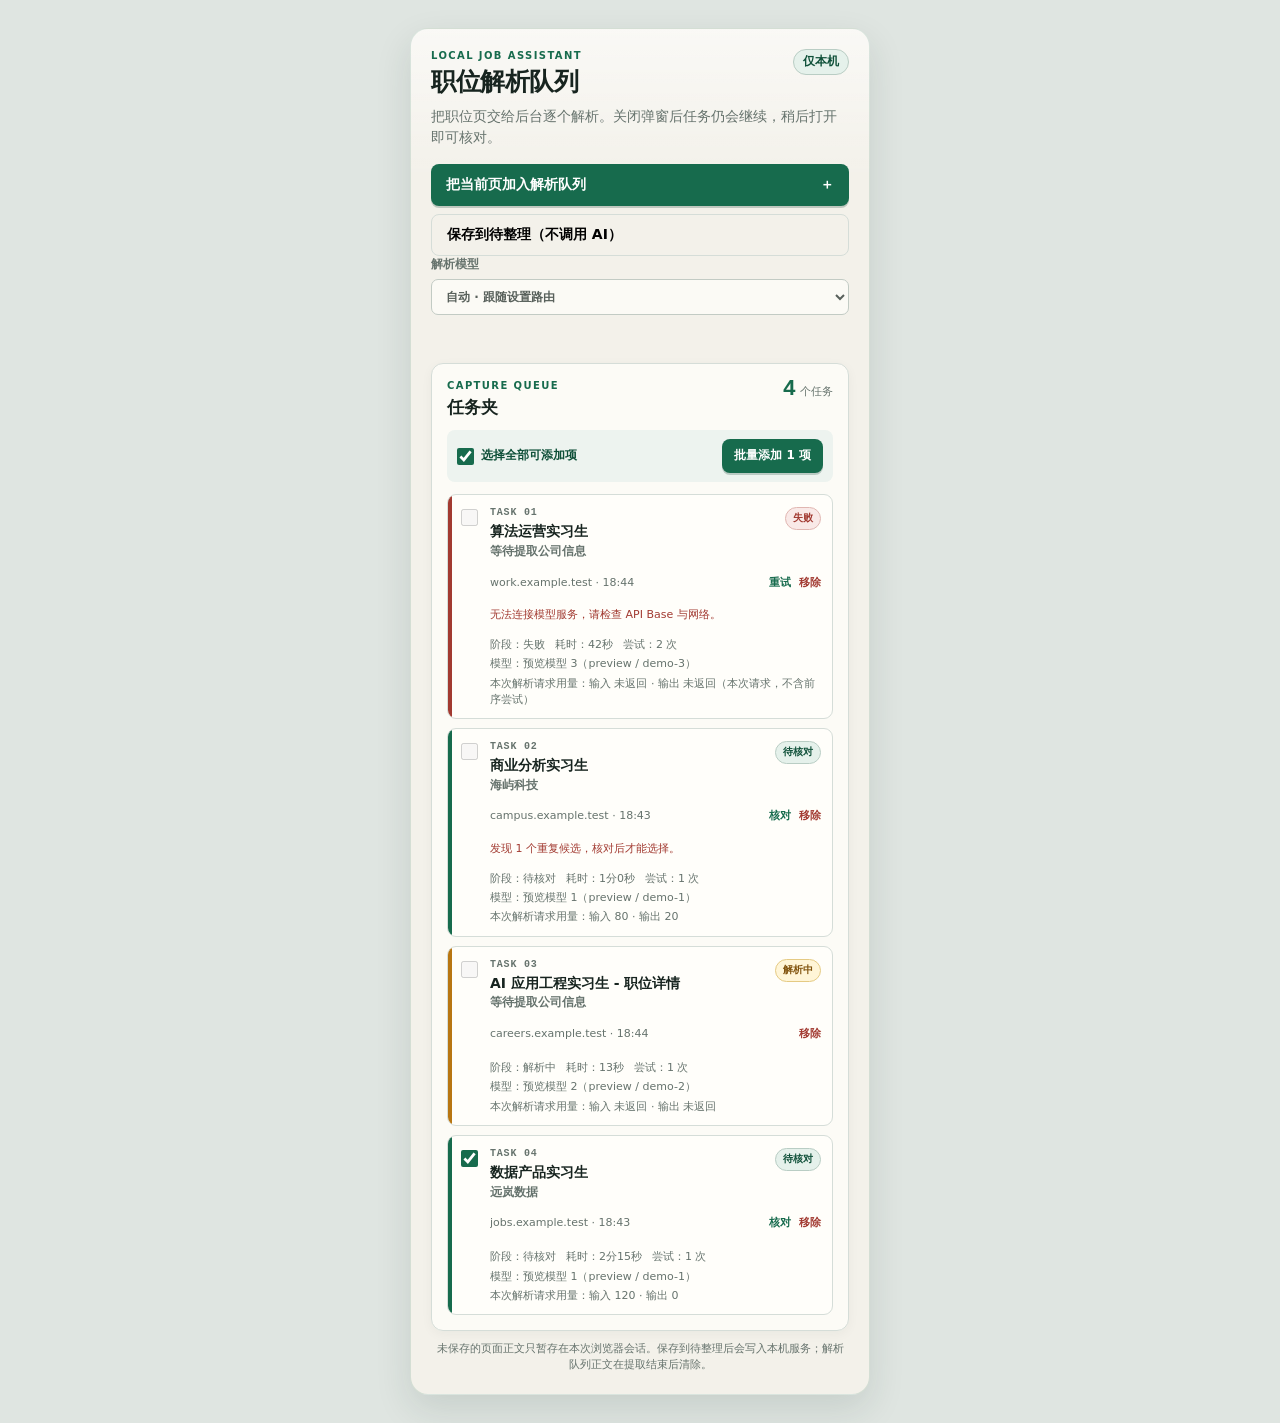
<file: extension/popup.html>
<!doctype html>
<html lang="zh-CN">
<head>
  <meta charset="utf-8">
  <meta name="viewport" content="width=device-width, initial-scale=1">
  <title>职位解析队列</title>
  <link rel="stylesheet" href="popup.css">
</head>
<body>
  <main>
    <header class="masthead">
      <div>
        <p class="eyebrow">LOCAL JOB ASSISTANT</p>
        <h1>职位解析队列</h1>
      </div>
      <span class="local-badge">仅本机</span>
    </header>

    <section id="queue-view">
      <p class="intro">把职位页交给后台逐个解析。关闭弹窗后任务仍会继续，稍后打开即可核对。</p>
      <button id="extract" class="primary wide" type="button">
        <span>把当前页加入解析队列</span>
        <span aria-hidden="true">＋</span>
      </button>
      <button id="save-draft" class="quiet wide" type="button">保存到待整理（不调用 AI）</button>
      <button id="retry-draft-save" class="quiet wide" type="button" hidden>重试保存待处理捕获</button>
      <button id="discard-draft-save" class="quiet wide danger-text" type="button" hidden>放弃全部待保存捕获</button>
      <label class="model-picker" for="model-select">解析模型
        <select id="model-select"><option value="">自动 · 跟随设置路由</option></select>
      </label>
      <p id="status" class="status" role="status" aria-live="polite" tabindex="-1"></p>

      <section class="queue-panel" aria-labelledby="queue-title">
        <header class="queue-heading">
          <div>
            <p class="eyebrow">CAPTURE QUEUE</p>
            <h2 id="queue-title">任务夹</h2>
          </div>
          <div class="queue-metric" aria-live="polite">
            <strong id="queue-count">0</strong>
            <span>个任务</span>
          </div>
        </header>

        <div id="batch-toolbar" class="batch-toolbar" hidden>
          <label class="select-all" for="select-all">
            <input id="select-all" type="checkbox">
            <span>选择全部可添加项</span>
          </label>
          <button id="batch-confirm" class="compact primary" type="button">批量添加</button>
        </div>

        <div id="task-list" class="task-list" aria-live="polite"></div>
        <div id="empty-queue" class="empty-queue">
          <span class="empty-mark" aria-hidden="true">＋</span>
          <strong>任务夹还是空的</strong>
          <p>打开一个招聘页面，把它加入队列。</p>
        </div>
      </section>

      <p class="privacy-note">未保存的页面正文只暂存在本次浏览器会话。保存到待整理后会写入本机服务；解析队列正文在提取结束后清除。</p>
    </section>

    <section id="review-view" hidden>
      <button id="back-to-queue" class="back-button" type="button">← 返回任务夹</button>
      <p id="review-status" class="status" role="status" aria-live="polite"></p>

      <form id="job-form">
        <div class="review-heading">
          <div>
            <p class="eyebrow">REVIEW TASK</p>
            <h2>核对提取结果</h2>
            <p id="review-source" class="review-source"></p>
          </div>
          <span id="confidence" class="confidence" hidden></span>
        </div>
        <section id="review-telemetry" class="telemetry-panel" aria-label="解析任务信息">
          <div><span>阶段</span><strong id="review-stage">未开始</strong></div>
          <div><span>耗时</span><strong id="review-duration">未开始</strong></div>
          <div><span>尝试次数</span><strong id="review-attempts">0 次</strong></div>
          <div class="telemetry-wide"><span>当前/最终模型</span><strong id="review-model">后端自动选择</strong></div>
          <div class="telemetry-wide"><span>本次解析请求用量</span><strong>输入 <b id="review-prompt-tokens">未返回</b> · 输出 <b id="review-completion-tokens">未返回</b> <em id="review-usage-note"></em></strong></div>
        </section>

        <div id="warnings" class="warning-panel" hidden>
          <strong>需要留意</strong>
          <ul id="warning-list"></ul>
        </div>

        <label for="company_name">公司名称</label>
        <input id="company_name" name="company_name" maxlength="200" required>

        <label for="title">职位名称</label>
        <input id="title" name="title" maxlength="300" required>

        <div class="field-grid">
          <div>
            <label for="location">地点</label>
            <input id="location" name="location" maxlength="300">
          </div>
          <div>
            <label for="employment_type">用工类型</label>
            <input id="employment_type" name="employment_type" maxlength="100">
          </div>
        </div>

        <label for="job_category">岗位类别</label>
        <select id="job_category" name="job_category">
          <option value="">自动识别</option>
          <option>数据分析</option>
          <option>运营</option>
          <option>产品</option>
          <option>AI/算法</option>
          <option>技术研发</option>
          <option>市场/销售</option>
          <option>财务/金融</option>
          <option>咨询/战略</option>
          <option>供应链/制造</option>
          <option>职能/支持</option>
          <option>其他</option>
        </select>

        <label for="published_at">岗位发布时间</label>
        <input id="published_at" name="published_at" type="date">

        <label for="description">职位描述</label>
        <textarea id="description" name="description" maxlength="50000" rows="5"></textarea>

        <label for="source_website">来源网站</label>
        <input id="source_website" name="source_website" maxlength="200">

        <label for="source_url">来源地址</label>
        <input id="source_url" name="source_url" readonly>

        <div class="divider"></div>

        <label for="application_status">申请状态</label>
        <select id="application_status" name="application_status">
          <option>收藏</option>
          <option>待投递</option>
          <option>已投递</option>
          <option>测评</option>
          <option>笔试</option>
          <option>一面</option>
          <option>二面</option>
          <option>HR面</option>
          <option>Offer</option>
          <option>拒绝</option>
          <option>放弃</option>
        </select>

        <label for="notes">备注</label>
        <textarea id="notes" name="notes" maxlength="10000" rows="3"></textarea>

        <section id="duplicates" class="duplicate-panel" hidden>
          <h3>发现可能重复的职位</h3>
          <ul id="duplicate-list"></ul>
          <label class="checkbox-row" for="allow_duplicate">
            <input type="checkbox" id="allow_duplicate">
            <span>我已核对，仍然添加</span>
          </label>
        </section>

        <div class="review-actions">
          <button id="confirm" class="primary" type="submit">添加这一项</button>
          <button id="remove-current" class="quiet danger-text" type="button">移除任务</button>
        </div>
        <p class="autosave-note">修改会自动保存在任务夹中。</p>
      </form>
    </section>
  </main>
  <dialog id="confirm-dialog" aria-labelledby="confirm-dialog-text">
    <p id="confirm-dialog-text"></p>
    <div class="confirm-actions">
      <button id="confirm-cancel" class="quiet" type="button">取消</button>
      <button id="confirm-accept" class="primary compact" type="button">确认</button>
    </div>
  </dialog>
  <script src="preview.js"></script>
  <script src="popup.js"></script>
</body>
</html>
</file>
<file: extension/popup.css>
:root {
  color-scheme: light;
  --ink: #17241f;
  --muted: #66736d;
  --line: #d5ddd8;
  --paper: #f3f1ea;
  --surface: #fffefa;
  --forest: #176b4d;
  --forest-dark: #0f5039;
  --forest-soft: #e5f1eb;
  --amber: #b87612;
  --amber-bg: #fff5d7;
  --amber-line: #e6c466;
  --blue: #356e80;
  --danger: #a23a31;
  --shadow: 0 14px 36px rgba(24, 48, 39, .12);
}

* { box-sizing: border-box; }

html { background: #dfe5e1; }

body {
  width: 460px;
  min-width: 460px;
  margin: 0;
  background:
    linear-gradient(180deg, rgba(255, 255, 255, .56), transparent 150px),
    var(--paper);
  color: var(--ink);
  font: 14px/1.48 system-ui, -apple-system, "Segoe UI", "Microsoft YaHei", sans-serif;
}

body.preview-mode {
  margin: 28px auto;
  border: 1px solid rgba(23, 107, 77, .14);
  border-radius: 18px;
  box-shadow: var(--shadow);
  overflow: hidden;
}

main { padding: 20px; }

.masthead,
.review-heading,
.queue-heading {
  display: flex;
  align-items: flex-start;
  justify-content: space-between;
  gap: 16px;
}

.eyebrow {
  margin: 0 0 3px;
  color: var(--forest);
  font-size: 10px;
  font-weight: 850;
  letter-spacing: .14em;
}

h1,
h2,
h3 { margin: 0; line-height: 1.18; }
h1 { font-family: Georgia, "Noto Serif SC", serif; font-size: 25px; letter-spacing: -.02em; }
h2 { font-size: 17px; }
h3 { font-size: 14px; }

.intro { margin: 10px 0 16px; color: var(--muted); }

.model-picker {
  display: grid;
  gap: 6px;
  margin: 0 0 14px;
  font-size: 12px;
  font-weight: 600;
  color: var(--muted);
}

.local-badge,
.confidence,
.task-state {
  display: inline-flex;
  align-items: center;
  min-height: 26px;
  padding: 3px 9px;
  border: 1px solid #b9cdc4;
  border-radius: 999px;
  background: var(--forest-soft);
  color: var(--forest-dark);
  font-size: 12px;
  font-weight: 750;
  white-space: nowrap;
}

button,
input,
textarea,
select { font: inherit; }

button {
  min-height: 42px;
  border: 0;
  border-radius: 8px;
  cursor: pointer;
  font-weight: 750;
}

button:disabled { cursor: not-allowed; opacity: .58; }

.primary {
  background: var(--forest);
  color: #fff;
  box-shadow: 0 2px 0 rgba(7, 55, 38, .22);
}

.primary:hover:not(:disabled) { background: var(--forest-dark); }
.wide { display: flex; width: 100%; align-items: center; justify-content: space-between; padding: 0 15px; }
#save-draft, #retry-draft-save, #discard-draft-save { margin-top: 8px; }
.compact { min-height: 34px; padding: 6px 12px; font-size: 12px; }
.quiet { border: 1px solid var(--line); background: transparent; box-shadow: none; }
.danger-text { color: var(--danger); }

.status {
  min-height: 21px;
  margin: 9px 0 0;
  color: var(--muted);
  font-size: 13px;
}

.status.error { color: var(--danger); }
.status.success { color: var(--forest-dark); }
#review-status:empty { display: none; }

.queue-panel {
  margin-top: 13px;
  padding: 15px;
  border: 1px solid var(--line);
  border-radius: 12px;
  background: rgba(255, 254, 250, .78);
  box-shadow: 0 3px 12px rgba(30, 49, 41, .045);
}

.queue-metric {
  display: grid;
  grid-template-columns: auto auto;
  align-items: baseline;
  gap: 4px;
  color: var(--muted);
  font-size: 11px;
}

.queue-metric strong {
  color: var(--forest);
  font: 800 22px/1 ui-monospace, "Cascadia Mono", monospace;
}

.batch-toolbar {
  display: flex;
  align-items: center;
  justify-content: space-between;
  gap: 10px;
  margin-top: 13px;
  padding: 9px 10px;
  border-radius: 8px;
  background: #edf3ef;
}

.select-all {
  display: flex;
  align-items: center;
  gap: 7px;
  margin: 0;
  color: var(--forest-dark);
  font-size: 12px;
  font-weight: 700;
}

.select-all input,
.task-select,
.checkbox-row input {
  width: 17px;
  height: 17px;
  margin: 0;
  accent-color: var(--forest);
}

.task-list {
  display: grid;
  gap: 9px;
  margin-top: 12px;
}

.task-card {
  position: relative;
  display: grid;
  grid-template-columns: 20px minmax(0, 1fr) auto;
  gap: 9px;
  padding: 12px 11px 10px 13px;
  overflow: hidden;
  border: 1px solid var(--line);
  border-radius: 9px;
  background: var(--surface);
}

.task-card::before {
  position: absolute;
  inset: 0 auto 0 0;
  width: 4px;
  background: var(--line);
  content: "";
}

.task-card[data-status="review"]::before { background: var(--forest); }
.task-card[data-status="queued"]::before,
.task-card[data-status="extracting"]::before,
.task-card[data-status="confirm_queued"]::before,
.task-card[data-status="confirming"]::before { background: var(--amber); }
.task-card[data-status="added"]::before { background: var(--blue); }
.task-card[data-status="failed"]::before { background: var(--danger); }

.task-select { align-self: start; margin-top: 2px; }

.task-main { min-width: 0; }

.task-open {
  display: block;
  width: 100%;
  min-height: 0;
  padding: 0;
  border-radius: 3px;
  background: transparent;
  color: inherit;
  text-align: left;
}

.task-open:disabled { cursor: default; opacity: 1; }

.task-kicker {
  display: block;
  margin-bottom: 2px;
  color: var(--muted);
  font: 700 10px/1.2 ui-monospace, "Cascadia Mono", monospace;
  letter-spacing: .08em;
}

.task-title,
.task-company {
  display: block;
  overflow: hidden;
  text-overflow: ellipsis;
  white-space: nowrap;
}

.task-title { font-weight: 780; }
.task-company { margin-top: 1px; color: var(--muted); font-size: 12px; }

.task-state {
  align-self: start;
  min-height: 23px;
  padding: 2px 7px;
  font-size: 10px;
}

.task-card[data-status="queued"] .task-state,
.task-card[data-status="extracting"] .task-state,
.task-card[data-status="confirm_queued"] .task-state,
.task-card[data-status="confirming"] .task-state {
  border-color: #e5ca83;
  background: var(--amber-bg);
  color: #80520c;
}

.task-card[data-status="added"] .task-state {
  border-color: #b8d0d8;
  background: #e9f2f5;
  color: #285b6b;
}

.task-card[data-status="failed"] .task-state {
  border-color: #e0b6b1;
  background: #f9e9e7;
  color: var(--danger);
}

.task-footer,
.task-error,
.task-note {
  grid-column: 2 / 4;
}

.task-footer {
  display: flex;
  align-items: center;
  justify-content: space-between;
  gap: 8px;
  margin-top: 1px;
}

.task-meta {
  min-width: 0;
  overflow: hidden;
  color: var(--muted);
  font-size: 11px;
  text-overflow: ellipsis;
  white-space: nowrap;
}

.task-actions { display: flex; flex: 0 0 auto; gap: 8px; }

.text-button {
  min-height: 24px;
  padding: 0;
  border-radius: 3px;
  background: transparent;
  color: var(--forest);
  font-size: 11px;
}

.text-button.danger-text { color: var(--danger); }

.task-error {
  margin: 3px 0 0;
  color: var(--danger);
  font-size: 11px;
}

.task-note {
  margin: 3px 0 0;
  color: var(--muted);
  font-size: 11px;
}

.task-telemetry {
  display: flex;
  flex-wrap: wrap;
  grid-column: 2 / 4;
  gap: 3px 10px;
  margin-top: 5px;
  color: var(--muted);
  font-size: 11px;
}

.task-telemetry-item { min-width: 0; }
.task-model { max-width: 100%; overflow: hidden; text-overflow: ellipsis; white-space: nowrap; }
.task-tokens { flex-basis: 100%; }

.telemetry-panel {
  display: grid;
  grid-template-columns: repeat(3, minmax(0, 1fr));
  gap: 8px;
  margin: 13px 0;
  padding: 11px 12px;
  border: 1px solid var(--line);
  border-radius: 8px;
  background: #f7f8f4;
}

.telemetry-panel div { min-width: 0; }
.telemetry-panel span,
.telemetry-panel strong { display: block; }
.telemetry-panel span { color: var(--muted); font-size: 10px; }
.telemetry-panel strong {
  overflow: hidden;
  color: var(--ink);
  font-size: 12px;
  text-overflow: ellipsis;
  white-space: nowrap;
}
.telemetry-panel #review-model { white-space: normal; overflow-wrap: anywhere; }
.telemetry-panel em { color: var(--muted); font-size: 11px; font-style: normal; font-weight: 600; }
.telemetry-panel .telemetry-wide { grid-column: 1 / -1; }
.telemetry-panel b { font-weight: 800; }

.empty-queue {
  display: grid;
  justify-items: center;
  margin-top: 12px;
  padding: 25px 16px 21px;
  border: 1px dashed #bfcac4;
  border-radius: 9px;
  color: var(--muted);
  text-align: center;
}

.empty-queue strong { color: var(--ink); }
.empty-queue p { margin: 3px 0 0; font-size: 12px; }

.empty-mark {
  display: grid;
  width: 32px;
  height: 32px;
  margin-bottom: 8px;
  place-items: center;
  border: 1px solid #b9cdc4;
  border-radius: 50%;
  background: var(--forest-soft);
  color: var(--forest);
  font-size: 20px;
}

.privacy-note,
.autosave-note,
.review-source {
  color: var(--muted);
  font-size: 11px;
}

.privacy-note { margin: 10px 3px 0; text-align: center; }

.back-button {
  min-height: 32px;
  margin-bottom: 15px;
  padding: 0;
  border-radius: 3px;
  background: transparent;
  color: var(--forest);
  font-size: 12px;
}

form { margin: 0; }
.review-source { max-width: 270px; margin: 5px 0 0; overflow: hidden; text-overflow: ellipsis; white-space: nowrap; }

label {
  display: block;
  margin: 12px 0 5px;
  font-size: 13px;
  font-weight: 700;
}

input,
textarea,
select {
  width: 100%;
  border: 1px solid #aebbb5;
  border-radius: 7px;
  background: var(--surface);
  color: var(--ink);
  padding: 9px 10px;
}

input[readonly] {
  overflow: hidden;
  background: #e9ece8;
  color: var(--muted);
  text-overflow: ellipsis;
}

textarea { min-height: 76px; resize: vertical; }

.field-grid {
  display: grid;
  grid-template-columns: 1fr 1fr;
  gap: 10px;
}

.divider { margin-top: 17px; border-top: 1px solid var(--line); }

.warning-panel,
.duplicate-panel {
  margin: 13px 0;
  padding: 11px 12px;
  border: 1px solid var(--amber-line);
  border-radius: 8px;
  background: var(--amber-bg);
}

.warning-panel ul,
.duplicate-panel ul { margin: 6px 0 0; padding-left: 20px; }

.checkbox-row {
  display: flex;
  align-items: flex-start;
  gap: 8px;
  margin-top: 10px;
}

.checkbox-row input { flex: 0 0 auto; margin-top: 1px; }

.review-actions {
  display: grid;
  grid-template-columns: 1fr auto;
  gap: 9px;
  margin-top: 16px;
}

.autosave-note { margin: 7px 0 0; text-align: center; }

#confirm-dialog {
  width: min(320px, calc(100vw - 48px));
  padding: 18px;
  border: 1px solid var(--line);
  border-radius: 12px;
  background: var(--surface);
  box-shadow: var(--shadow);
}

#confirm-dialog::backdrop { background: rgba(23, 36, 31, .32); }

#confirm-dialog p {
  margin: 0;
  color: var(--ink);
  font-weight: 650;
  line-height: 1.5;
}

.confirm-actions {
  display: grid;
  grid-template-columns: 1fr 1fr;
  gap: 9px;
  margin-top: 15px;
}

button:focus-visible,
input:focus-visible,
textarea:focus-visible,
select:focus-visible {
  outline: 3px solid #88b8a4;
  outline-offset: 2px;
}

[hidden] { display: none !important; }

@media (max-width: 459px) {
  body { width: 100vw; min-width: 360px; }
}

@media (prefers-reduced-motion: reduce) {
  *, *::before, *::after { scroll-behavior: auto !important; transition: none !important; }
}
</file>
